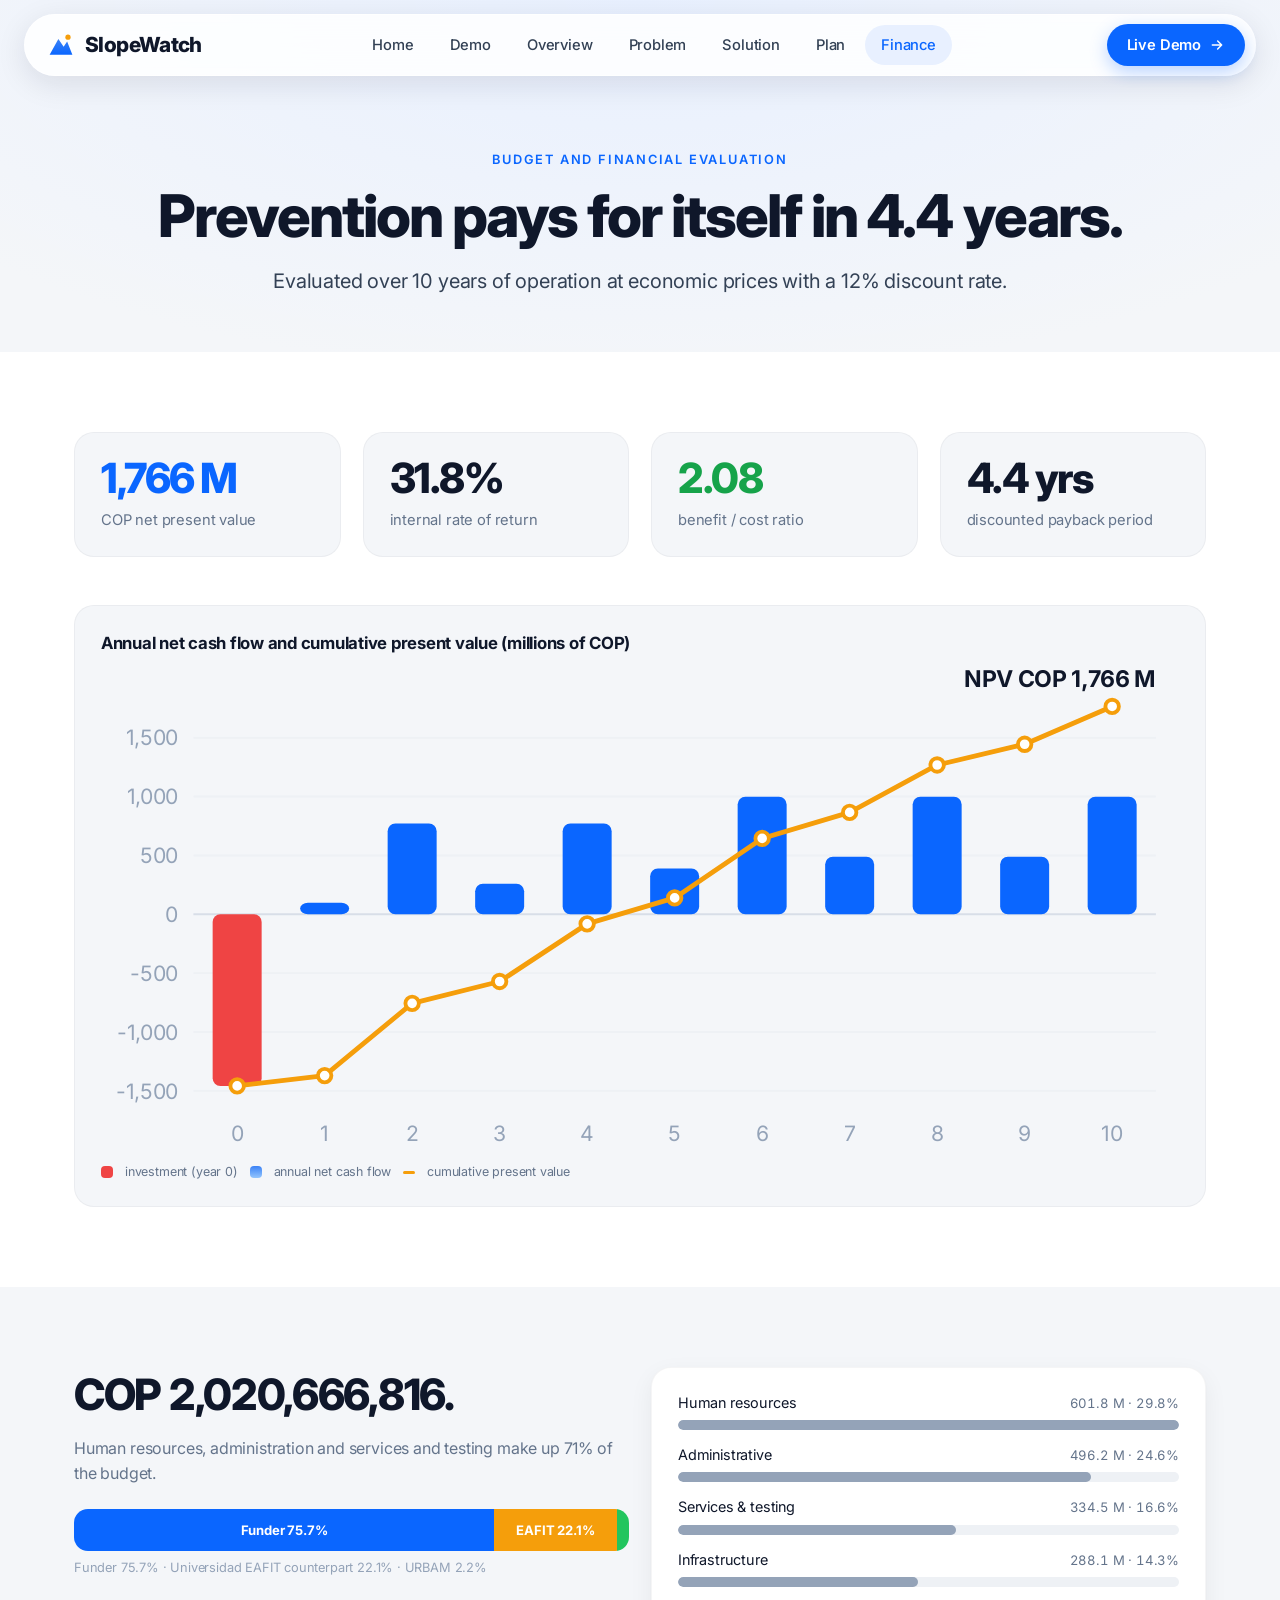
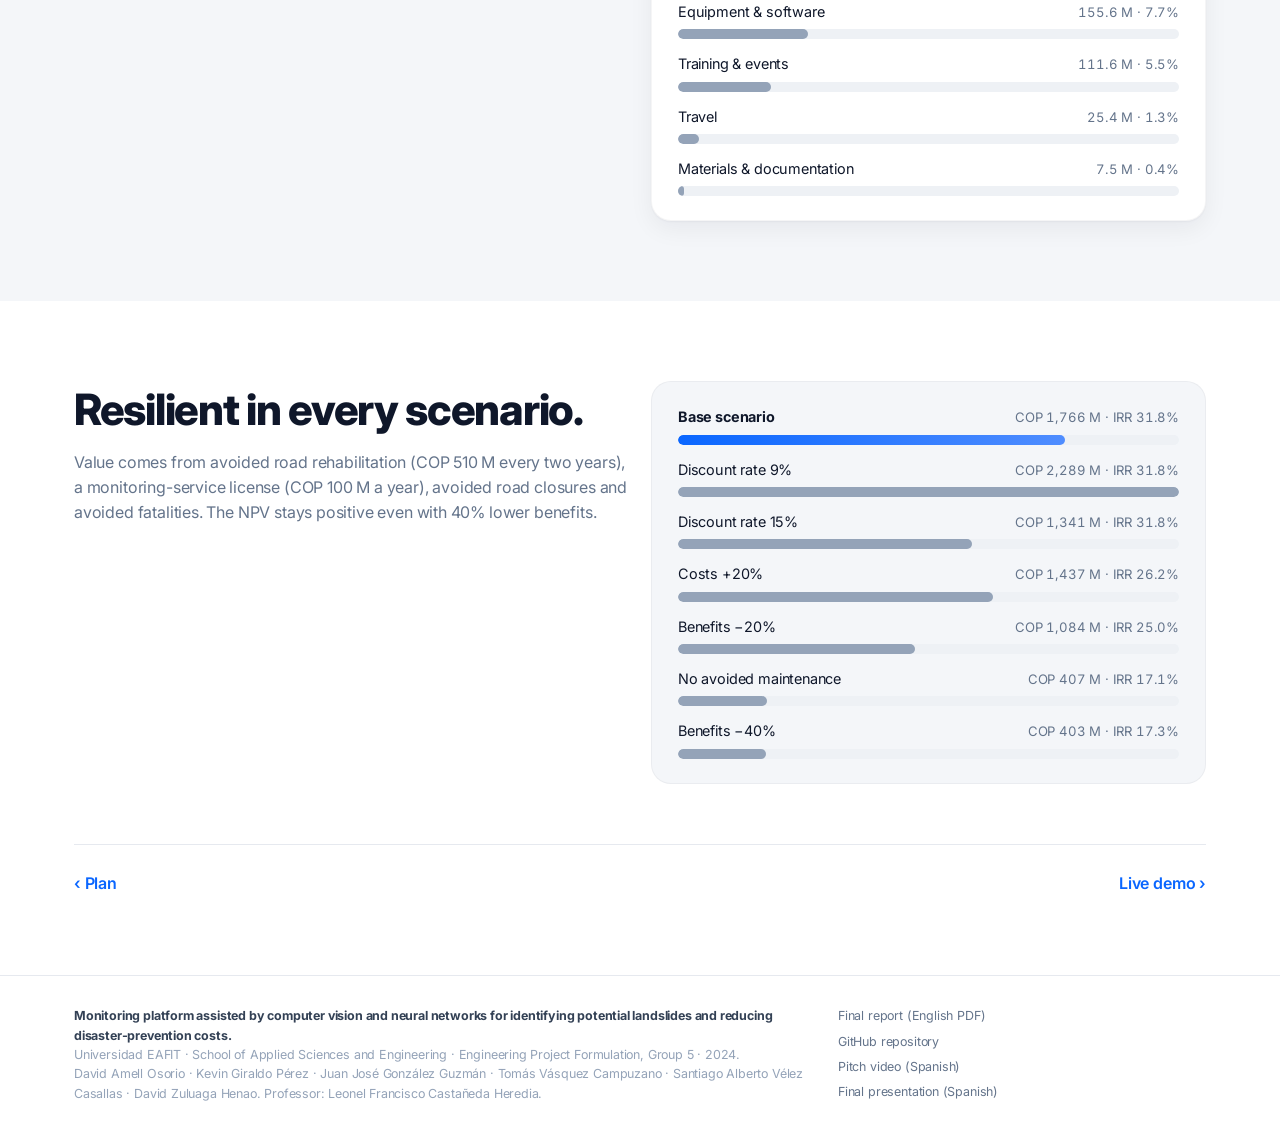
<file: website/finance.html>
<!doctype html>
<html lang="en">
<head>
<meta charset="utf-8">
<meta name="viewport" content="width=device-width, initial-scale=1">
<title>Finance · SlopeWatch</title>
<meta name="description" content="Budget, funding and 10-year financial evaluation of the landslide monitoring platform.">
<meta name="theme-color" content="#f4f6f9">
<link rel="icon" href="data:image/svg+xml,%3Csvg xmlns='http://www.w3.org/2000/svg' viewBox='0 0 32 32'%3E%3Cpath d='M3 27 13 9l6 9 4-6 6 15z' fill='%230a66ff'/%3E%3Ccircle cx='24' cy='7' r='3' fill='%23f59e0b'/%3E%3C/svg%3E">
<link rel="preconnect" href="https://fonts.googleapis.com"><link rel="preconnect" href="https://fonts.gstatic.com" crossorigin>
<link href="https://fonts.googleapis.com/css2?family=Inter:wght@400;500;600;700;800&display=swap" rel="stylesheet">
<link rel="stylesheet" href="styles.css">
</head>
<body>
<div class="nav-shell"><header class="nav">
  <a class="brand" href="index.html"><svg viewBox="0 0 32 32" aria-hidden="true"><defs><linearGradient id="lg" x1="0" y1="0" x2="0" y2="1"><stop offset="0" stop-color="#3b82f6"/><stop offset="1" stop-color="#0a66ff"/></linearGradient></defs><path d="M3 27 13 9l6 9 4-6 6 15z" fill="url(#lg)"/><circle cx="24" cy="7" r="3" fill="#f59e0b"/></svg>SlopeWatch</a>
  <nav><a href="index.html" data-page="index">Home</a><a href="demo.html" data-page="demo">Demo</a><a href="overview.html" data-page="overview">Overview</a><a href="problem.html" data-page="problem">Problem</a><a href="solution.html" data-page="solution">Solution</a><a href="plan.html" data-page="plan">Plan</a><a href="finance.html" data-page="finance">Finance</a></nav>
  <a class="btn sm" href="demo.html">Live Demo <svg viewBox="0 0 24 24" fill="none" stroke="currentColor" stroke-width="2.2" stroke-linecap="round" stroke-linejoin="round"><path d="M5 12h14M13 6l6 6-6 6"/></svg></a>
</header></div>
<main>

<section class="page-hero">
  <div class="wrap">
    <p class="eyebrow">Budget and financial evaluation</p>
    <h1>Prevention pays for itself in 4.4 years.</h1>
    <p class="lead">Evaluated over 10 years of operation at economic prices with a 12% discount rate.</p>
  </div>
</section>
<section class="alt">
  <div class="wrap">
    <div class="grid4 stats">
      <div class="card stat"><span class="big blue">1,766 M</span><p>COP net present value</p></div>
      <div class="card stat"><span class="big">31.8%</span><p>internal rate of return</p></div>
      <div class="card stat"><span class="big green">2.08</span><p>benefit / cost ratio</p></div>
      <div class="card stat"><span class="big">4.4 yrs</span><p>discounted payback period</p></div>
    </div>
    <div class="card mt">
      <h4>Annual net cash flow and cumulative present value (millions of COP)</h4>
      <svg id="cf-chart" viewBox="0 0 560 260" role="img" aria-label="Net cash flow and cumulative present value"></svg>
      <div class="legend"><span class="sw" style="background:#ef4444"></span>investment (year 0) <span class="sw bar"></span>annual net cash flow <span class="sw line"></span>cumulative present value</div>
    </div>
  </div>
</section>
<section>
  <div class="wrap">
    <div class="grid2">
      <div>
        <h2>COP 2,020,666,816.</h2>
        <p class="muted">Human resources, administration and services and testing make up 71% of the budget.</p>
        <div class="split"><div style="flex:75.7" class="s1">Funder 75.7%</div><div style="flex:22.1" class="s2">EAFIT 22.1%</div><div style="flex:2.2" class="s3" title="URBAM 2.2%"></div></div>
        <p class="caption" style="margin-top:8px">Funder 75.7% · Universidad EAFIT counterpart 22.1% · URBAM 2.2%</p>
      </div>
      <div class="card"><div class="bars" id="budget-bars"></div></div>
    </div>
  </div>
</section>
<section class="alt">
  <div class="wrap">
    <div class="grid2">
      <div>
        <h2>Resilient in every scenario.</h2>
        <p class="muted">Value comes from avoided road rehabilitation (COP 510 M every two years), a monitoring-service license (COP 100 M a year), avoided road closures and avoided fatalities. The NPV stays positive even with 40% lower benefits.</p>
      </div>
      <div class="card"><div class="bars" id="sens-bars"></div></div>
    </div>
    <div class="next"><a href="plan.html">‹ Plan</a><a href="index.html">Live demo ›</a></div>
  </div>
</section>

</main>
<footer>
  <div class="wrap foot">
    <div>
      <strong>Monitoring platform assisted by computer vision and neural networks for identifying potential landslides and reducing disaster-prevention costs.</strong><br>
      Universidad EAFIT · School of Applied Sciences and Engineering · Engineering Project Formulation, Group 5 · 2024.<br>
      David Amell Osorio · Kevin Giraldo Pérez · Juan José González Guzmán · Tomás Vásquez Campuzano · Santiago Alberto Vélez Casallas · David Zuluaga Henao. Professor: Leonel Francisco Castañeda Heredia.
    </div>
    <div class="foot-links">
      <a href="https://github.com/Senki16/landslide-monitoring-project-proposal/blob/main/01_Final_Report/Final_Report_G5_English.pdf" target="_blank" rel="noopener">Final report (English PDF)</a>
      <a href="https://github.com/Senki16/landslide-monitoring-project-proposal" target="_blank" rel="noopener">GitHub repository</a>
      <a href="https://youtu.be/J5s8gfeZvxI" target="_blank" rel="noopener">Pitch video (Spanish)</a>
      <a href="https://youtu.be/gFdzo9rPchc" target="_blank" rel="noopener">Final presentation (Spanish)</a>
    </div>
  </div>
</footer>
<script src="app.js"></script>
</body>
</html>
</file>
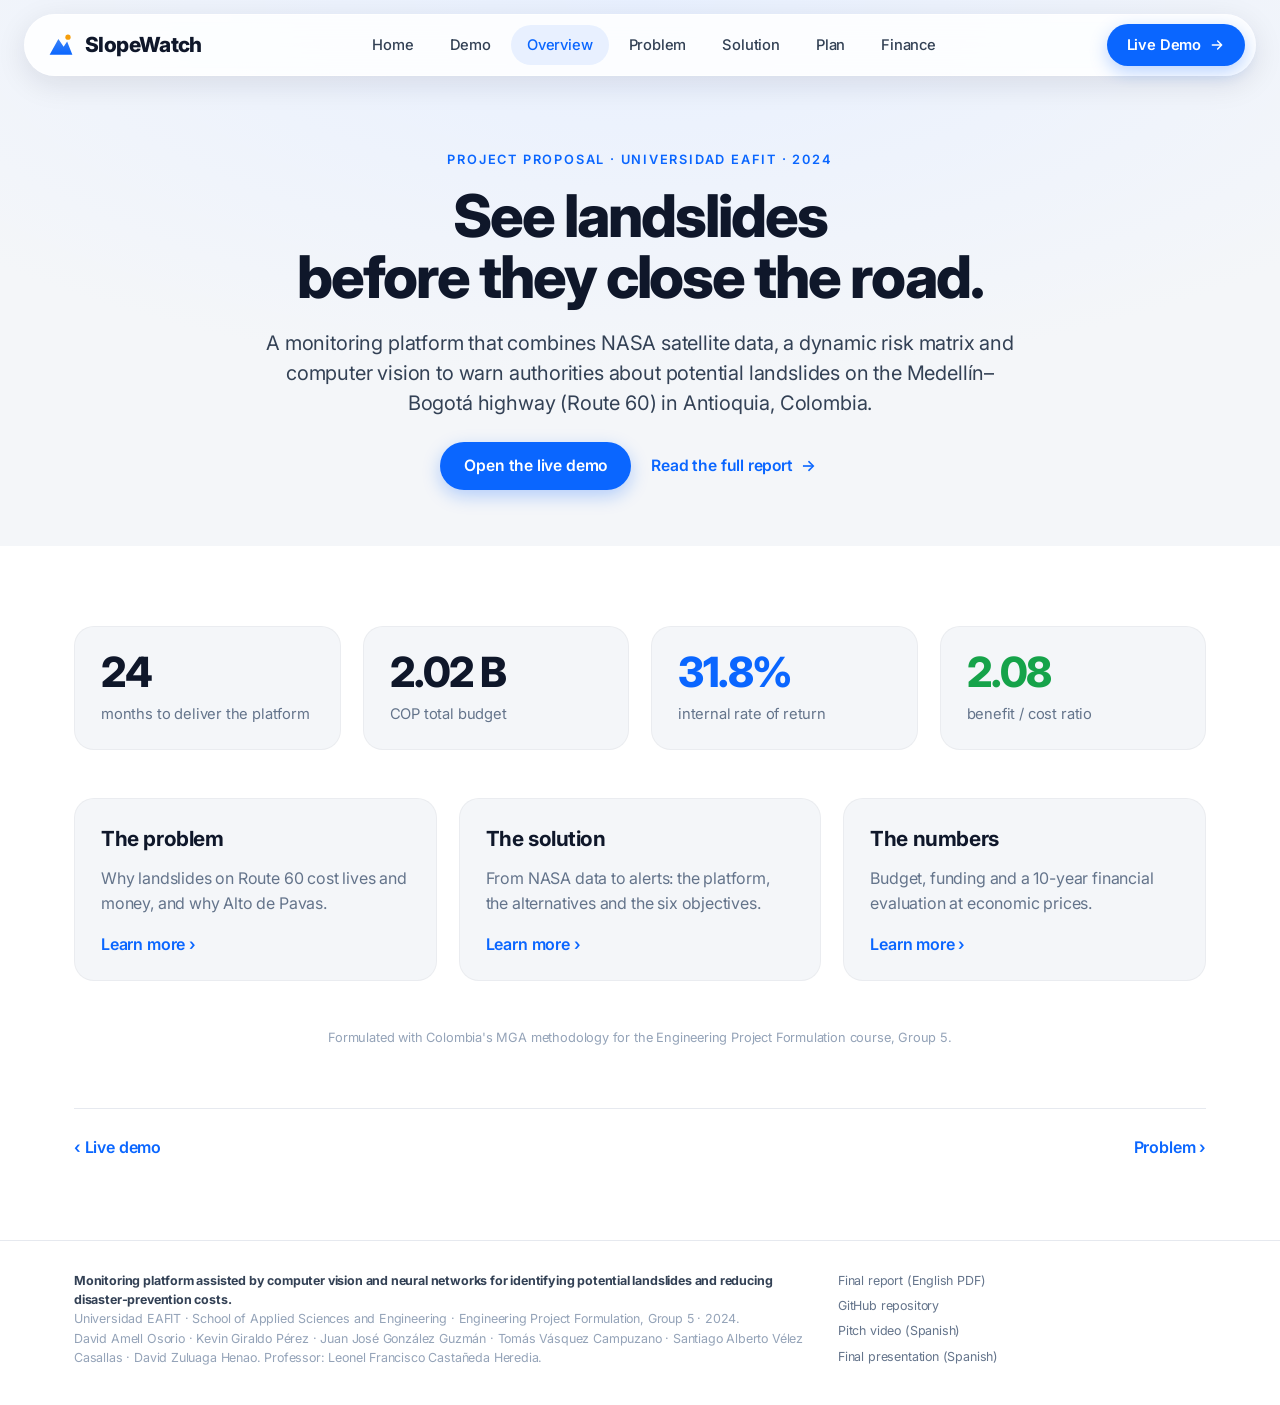
<file: website/overview.html>
<!doctype html>
<html lang="en">
<head>
<meta charset="utf-8">
<meta name="viewport" content="width=device-width, initial-scale=1">
<title>Overview · SlopeWatch</title>
<meta name="description" content="Project proposal overview: AI-assisted landslide monitoring platform for Route 60, Antioquia.">
<meta name="theme-color" content="#f4f6f9">
<link rel="icon" href="data:image/svg+xml,%3Csvg xmlns='http://www.w3.org/2000/svg' viewBox='0 0 32 32'%3E%3Cpath d='M3 27 13 9l6 9 4-6 6 15z' fill='%230a66ff'/%3E%3Ccircle cx='24' cy='7' r='3' fill='%23f59e0b'/%3E%3C/svg%3E">
<link rel="preconnect" href="https://fonts.googleapis.com"><link rel="preconnect" href="https://fonts.gstatic.com" crossorigin>
<link href="https://fonts.googleapis.com/css2?family=Inter:wght@400;500;600;700;800&display=swap" rel="stylesheet">
<link rel="stylesheet" href="styles.css">
</head>
<body>
<div class="nav-shell"><header class="nav">
  <a class="brand" href="index.html"><svg viewBox="0 0 32 32" aria-hidden="true"><defs><linearGradient id="lg" x1="0" y1="0" x2="0" y2="1"><stop offset="0" stop-color="#3b82f6"/><stop offset="1" stop-color="#0a66ff"/></linearGradient></defs><path d="M3 27 13 9l6 9 4-6 6 15z" fill="url(#lg)"/><circle cx="24" cy="7" r="3" fill="#f59e0b"/></svg>SlopeWatch</a>
  <nav><a href="index.html" data-page="index">Home</a><a href="demo.html" data-page="demo">Demo</a><a href="overview.html" data-page="overview">Overview</a><a href="problem.html" data-page="problem">Problem</a><a href="solution.html" data-page="solution">Solution</a><a href="plan.html" data-page="plan">Plan</a><a href="finance.html" data-page="finance">Finance</a></nav>
  <a class="btn sm" href="demo.html">Live Demo <svg viewBox="0 0 24 24" fill="none" stroke="currentColor" stroke-width="2.2" stroke-linecap="round" stroke-linejoin="round"><path d="M5 12h14M13 6l6 6-6 6"/></svg></a>
</header></div>
<main>

<section class="page-hero">
  <div class="wrap">
    <p class="eyebrow">Project proposal · Universidad EAFIT · 2024</p>
    <h1>See landslides<br>before they close the road.</h1>
    <p class="lead">A monitoring platform that combines NASA satellite data, a dynamic risk matrix and computer vision to warn authorities about potential landslides on the Medellín–Bogotá highway (Route 60) in Antioquia, Colombia.</p>
    <div class="cta" style="justify-content:center"><a class="btn" href="index.html">Open the live demo</a><a class="btn ghost" href="https://github.com/Senki16/landslide-monitoring-project-proposal/blob/main/01_Final_Report/Final_Report_G5_English.pdf" target="_blank" rel="noopener">Read the full report</a></div>
  </div>
</section>
<section class="alt">
  <div class="wrap">
    <div class="grid4 stats">
      <div class="card stat"><span class="big">24</span><p>months to deliver the platform</p></div>
      <div class="card stat"><span class="big">2.02 B</span><p>COP total budget</p></div>
      <div class="card stat"><span class="big blue">31.8%</span><p>internal rate of return</p></div>
      <div class="card stat"><span class="big green">2.08</span><p>benefit / cost ratio</p></div>
    </div>
    <div class="grid3 mt">
      <a class="card" href="problem.html"><h3>The problem</h3><p class="muted">Why landslides on Route 60 cost lives and money, and why Alto de Pavas.</p><span>Learn more ›</span></a>
      <a class="card" href="solution.html"><h3>The solution</h3><p class="muted">From NASA data to alerts: the platform, the alternatives and the six objectives.</p><span>Learn more ›</span></a>
      <a class="card" href="finance.html"><h3>The numbers</h3><p class="muted">Budget, funding and a 10-year financial evaluation at economic prices.</p><span>Learn more ›</span></a>
    </div>
    <p class="caption center mt">Formulated with Colombia's MGA methodology for the Engineering Project Formulation course, Group 5.</p>
    <div class="next"><a href="index.html">‹ Live demo</a><a href="problem.html">Problem ›</a></div>
  </div>
</section>

</main>
<footer>
  <div class="wrap foot">
    <div>
      <strong>Monitoring platform assisted by computer vision and neural networks for identifying potential landslides and reducing disaster-prevention costs.</strong><br>
      Universidad EAFIT · School of Applied Sciences and Engineering · Engineering Project Formulation, Group 5 · 2024.<br>
      David Amell Osorio · Kevin Giraldo Pérez · Juan José González Guzmán · Tomás Vásquez Campuzano · Santiago Alberto Vélez Casallas · David Zuluaga Henao. Professor: Leonel Francisco Castañeda Heredia.
    </div>
    <div class="foot-links">
      <a href="https://github.com/Senki16/landslide-monitoring-project-proposal/blob/main/01_Final_Report/Final_Report_G5_English.pdf" target="_blank" rel="noopener">Final report (English PDF)</a>
      <a href="https://github.com/Senki16/landslide-monitoring-project-proposal" target="_blank" rel="noopener">GitHub repository</a>
      <a href="https://youtu.be/J5s8gfeZvxI" target="_blank" rel="noopener">Pitch video (Spanish)</a>
      <a href="https://youtu.be/gFdzo9rPchc" target="_blank" rel="noopener">Final presentation (Spanish)</a>
    </div>
  </div>
</footer>
<script src="app.js"></script>
</body>
</html>
</file>
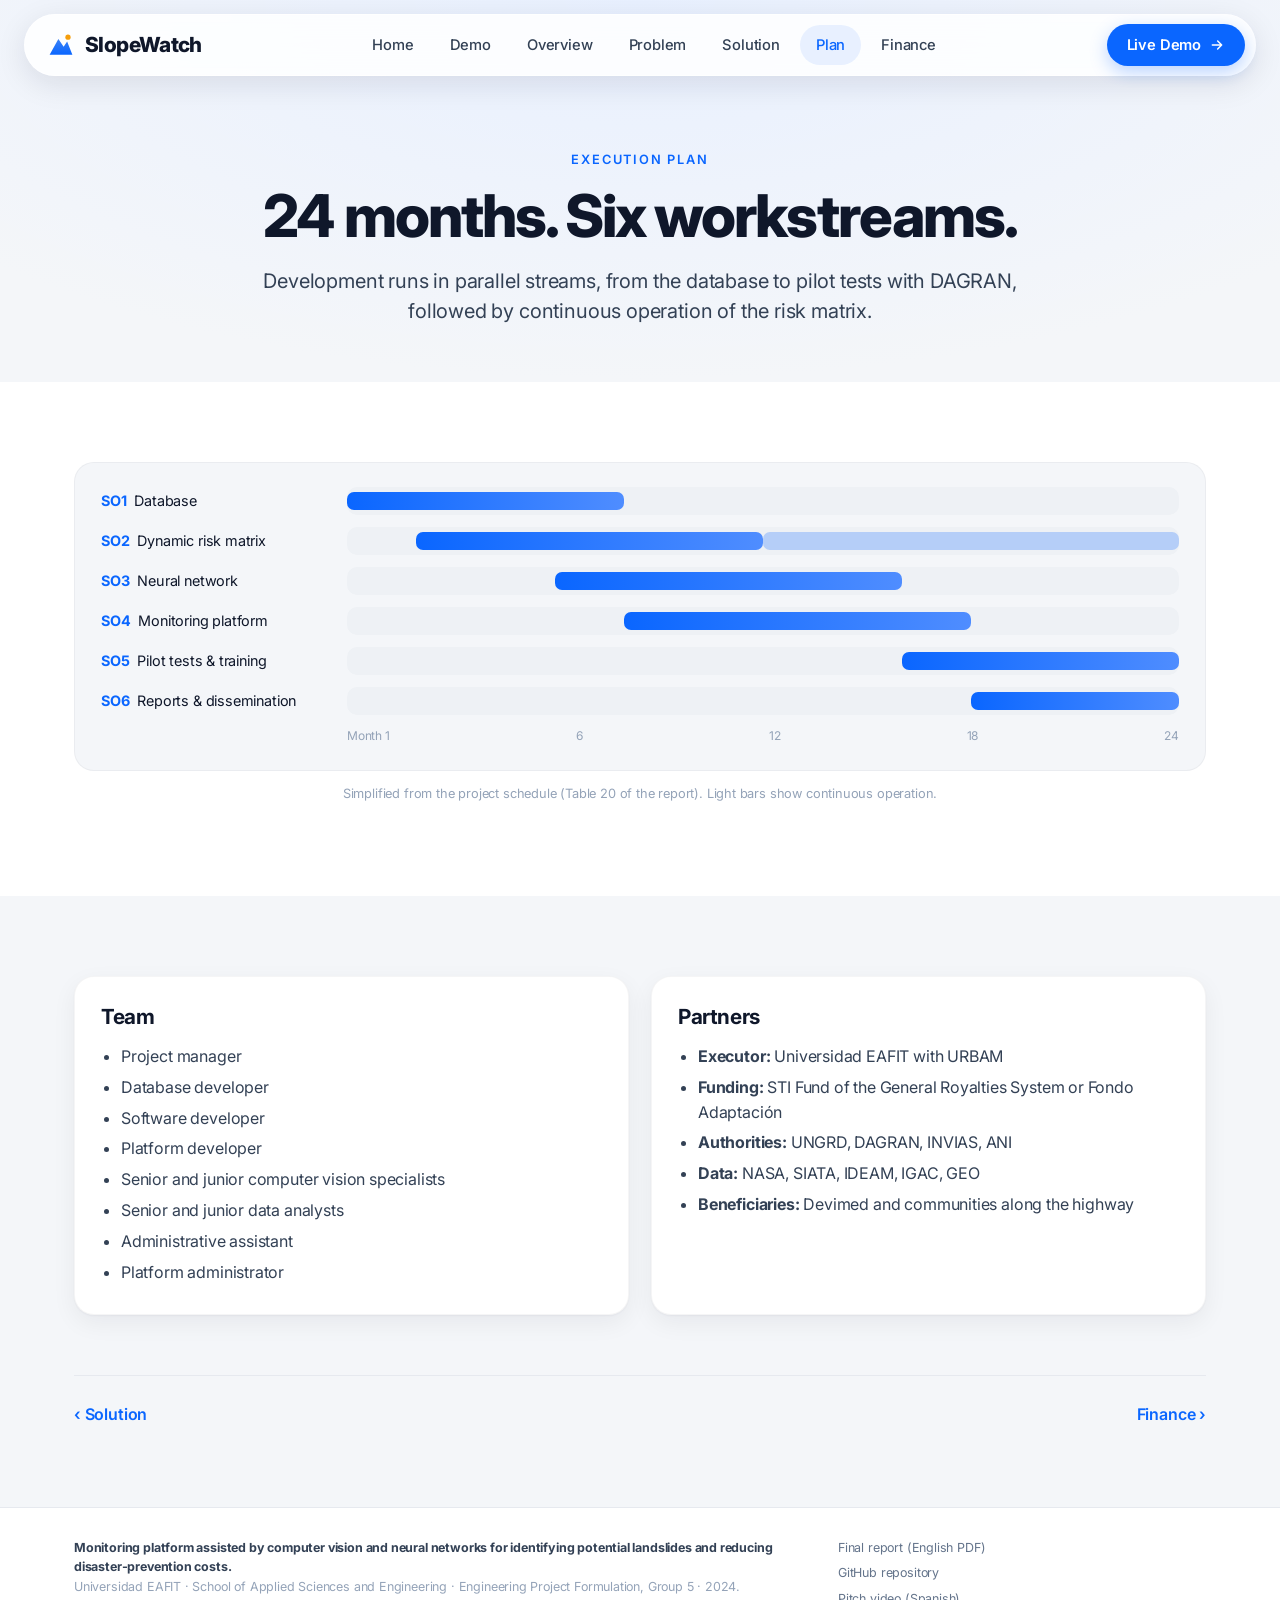
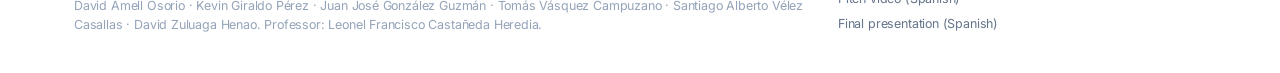
<file: website/plan.html>
<!doctype html>
<html lang="en">
<head>
<meta charset="utf-8">
<meta name="viewport" content="width=device-width, initial-scale=1">
<title>Plan · SlopeWatch</title>
<meta name="description" content="24-month execution plan, team and partners.">
<meta name="theme-color" content="#f4f6f9">
<link rel="icon" href="data:image/svg+xml,%3Csvg xmlns='http://www.w3.org/2000/svg' viewBox='0 0 32 32'%3E%3Cpath d='M3 27 13 9l6 9 4-6 6 15z' fill='%230a66ff'/%3E%3Ccircle cx='24' cy='7' r='3' fill='%23f59e0b'/%3E%3C/svg%3E">
<link rel="preconnect" href="https://fonts.googleapis.com"><link rel="preconnect" href="https://fonts.gstatic.com" crossorigin>
<link href="https://fonts.googleapis.com/css2?family=Inter:wght@400;500;600;700;800&display=swap" rel="stylesheet">
<link rel="stylesheet" href="styles.css">
</head>
<body>
<div class="nav-shell"><header class="nav">
  <a class="brand" href="index.html"><svg viewBox="0 0 32 32" aria-hidden="true"><defs><linearGradient id="lg" x1="0" y1="0" x2="0" y2="1"><stop offset="0" stop-color="#3b82f6"/><stop offset="1" stop-color="#0a66ff"/></linearGradient></defs><path d="M3 27 13 9l6 9 4-6 6 15z" fill="url(#lg)"/><circle cx="24" cy="7" r="3" fill="#f59e0b"/></svg>SlopeWatch</a>
  <nav><a href="index.html" data-page="index">Home</a><a href="demo.html" data-page="demo">Demo</a><a href="overview.html" data-page="overview">Overview</a><a href="problem.html" data-page="problem">Problem</a><a href="solution.html" data-page="solution">Solution</a><a href="plan.html" data-page="plan">Plan</a><a href="finance.html" data-page="finance">Finance</a></nav>
  <a class="btn sm" href="demo.html">Live Demo <svg viewBox="0 0 24 24" fill="none" stroke="currentColor" stroke-width="2.2" stroke-linecap="round" stroke-linejoin="round"><path d="M5 12h14M13 6l6 6-6 6"/></svg></a>
</header></div>
<main>

<section class="page-hero">
  <div class="wrap">
    <p class="eyebrow">Execution plan</p>
    <h1>24 months. Six workstreams.</h1>
    <p class="lead">Development runs in parallel streams, from the database to pilot tests with DAGRAN, followed by continuous operation of the risk matrix.</p>
  </div>
</section>
<section class="alt">
  <div class="wrap">
    <div class="card"><div class="gantt" id="gantt"></div></div>
    <p class="caption center" style="margin-top:14px">Simplified from the project schedule (Table 20 of the report). Light bars show continuous operation.</p>
  </div>
</section>
<section>
  <div class="wrap">
    <div class="grid2">
      <div class="card">
        <h3>Team</h3>
        <ul class="list">
          <li>Project manager</li><li>Database developer</li><li>Software developer</li><li>Platform developer</li>
          <li>Senior and junior computer vision specialists</li><li>Senior and junior data analysts</li><li>Administrative assistant</li><li>Platform administrator</li>
        </ul>
      </div>
      <div class="card">
        <h3>Partners</h3>
        <ul class="list">
          <li><b>Executor:</b> Universidad EAFIT with URBAM</li>
          <li><b>Funding:</b> STI Fund of the General Royalties System or Fondo Adaptación</li>
          <li><b>Authorities:</b> UNGRD, DAGRAN, INVIAS, ANI</li>
          <li><b>Data:</b> NASA, SIATA, IDEAM, IGAC, GEO</li>
          <li><b>Beneficiaries:</b> Devimed and communities along the highway</li>
        </ul>
      </div>
    </div>
    <div class="next"><a href="solution.html">‹ Solution</a><a href="finance.html">Finance ›</a></div>
  </div>
</section>

</main>
<footer>
  <div class="wrap foot">
    <div>
      <strong>Monitoring platform assisted by computer vision and neural networks for identifying potential landslides and reducing disaster-prevention costs.</strong><br>
      Universidad EAFIT · School of Applied Sciences and Engineering · Engineering Project Formulation, Group 5 · 2024.<br>
      David Amell Osorio · Kevin Giraldo Pérez · Juan José González Guzmán · Tomás Vásquez Campuzano · Santiago Alberto Vélez Casallas · David Zuluaga Henao. Professor: Leonel Francisco Castañeda Heredia.
    </div>
    <div class="foot-links">
      <a href="https://github.com/Senki16/landslide-monitoring-project-proposal/blob/main/01_Final_Report/Final_Report_G5_English.pdf" target="_blank" rel="noopener">Final report (English PDF)</a>
      <a href="https://github.com/Senki16/landslide-monitoring-project-proposal" target="_blank" rel="noopener">GitHub repository</a>
      <a href="https://youtu.be/J5s8gfeZvxI" target="_blank" rel="noopener">Pitch video (Spanish)</a>
      <a href="https://youtu.be/gFdzo9rPchc" target="_blank" rel="noopener">Final presentation (Spanish)</a>
    </div>
  </div>
</footer>
<script src="app.js"></script>
</body>
</html>
</file>
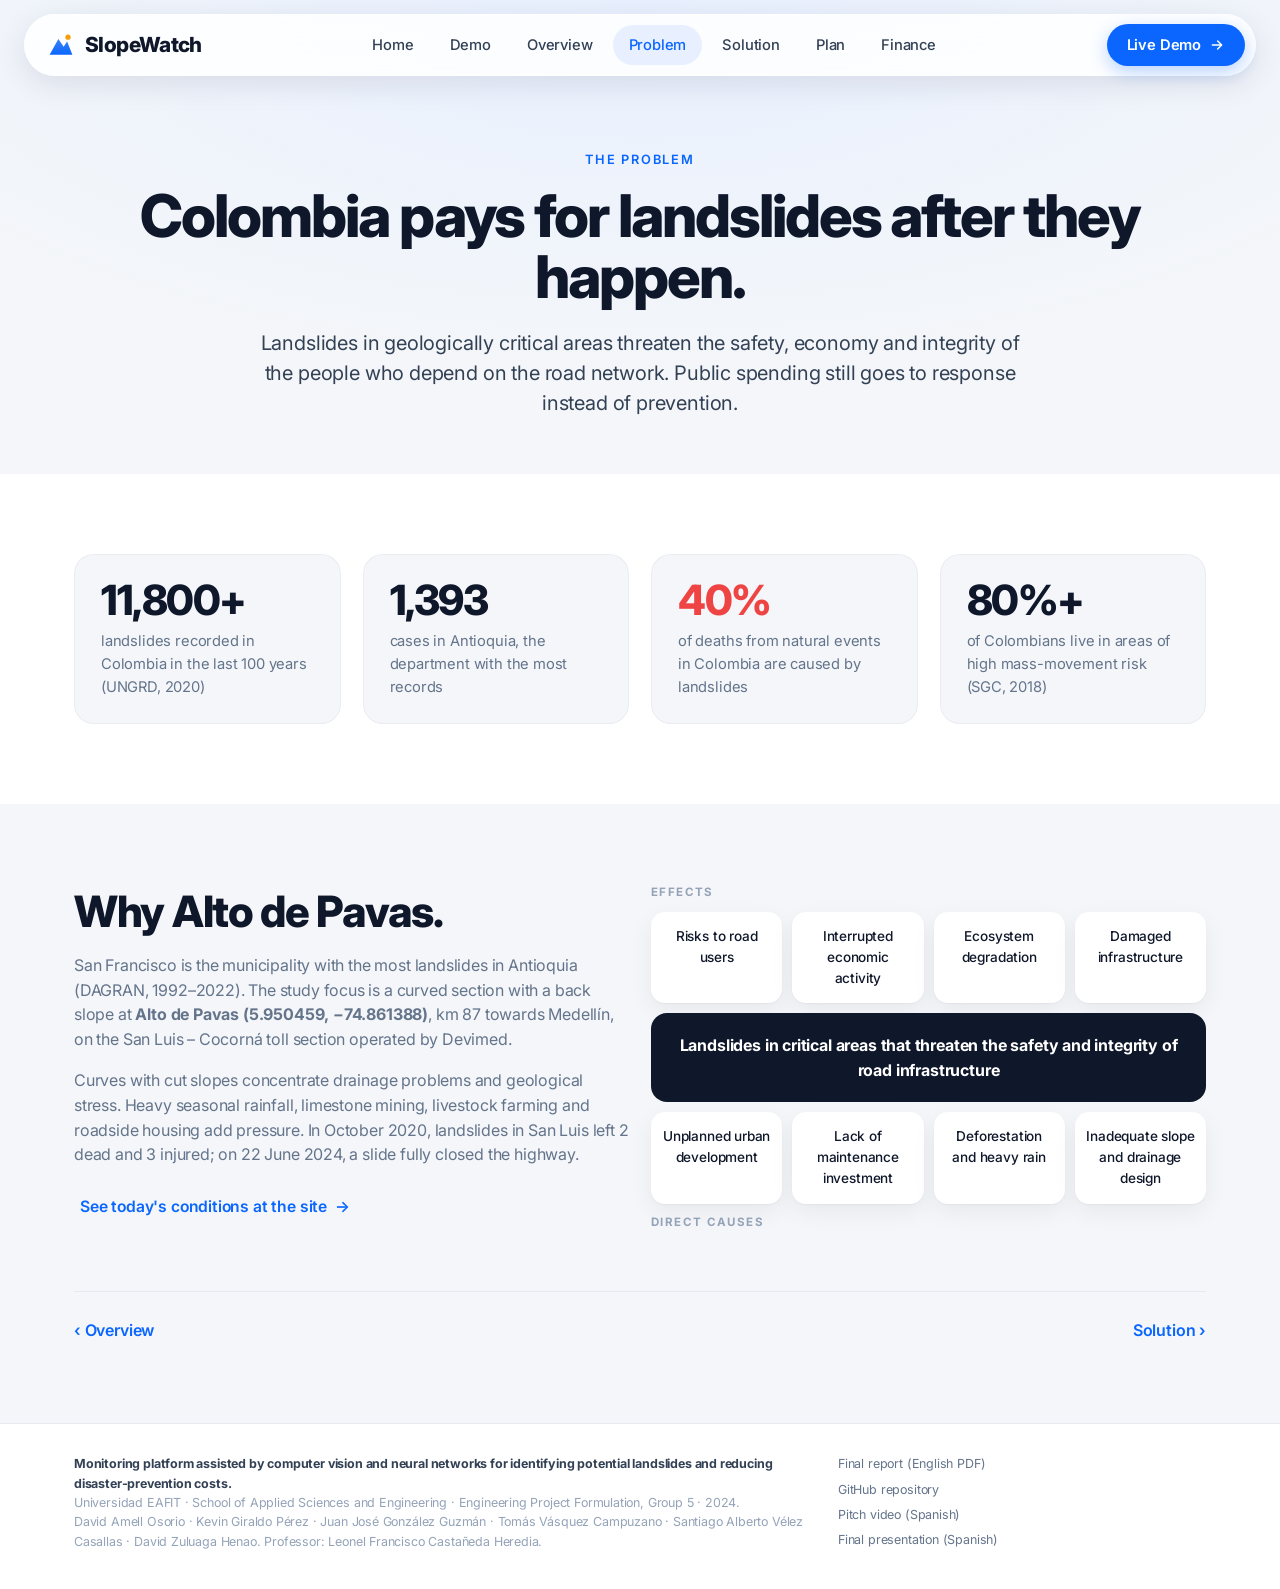
<file: website/problem.html>
<!doctype html>
<html lang="en">
<head>
<meta charset="utf-8">
<meta name="viewport" content="width=device-width, initial-scale=1">
<title>The problem · SlopeWatch</title>
<meta name="description" content="Landslides in Colombia and the Route 60 study site at Alto de Pavas.">
<meta name="theme-color" content="#f4f6f9">
<link rel="icon" href="data:image/svg+xml,%3Csvg xmlns='http://www.w3.org/2000/svg' viewBox='0 0 32 32'%3E%3Cpath d='M3 27 13 9l6 9 4-6 6 15z' fill='%230a66ff'/%3E%3Ccircle cx='24' cy='7' r='3' fill='%23f59e0b'/%3E%3C/svg%3E">
<link rel="preconnect" href="https://fonts.googleapis.com"><link rel="preconnect" href="https://fonts.gstatic.com" crossorigin>
<link href="https://fonts.googleapis.com/css2?family=Inter:wght@400;500;600;700;800&display=swap" rel="stylesheet">
<link rel="stylesheet" href="styles.css">
</head>
<body>
<div class="nav-shell"><header class="nav">
  <a class="brand" href="index.html"><svg viewBox="0 0 32 32" aria-hidden="true"><defs><linearGradient id="lg" x1="0" y1="0" x2="0" y2="1"><stop offset="0" stop-color="#3b82f6"/><stop offset="1" stop-color="#0a66ff"/></linearGradient></defs><path d="M3 27 13 9l6 9 4-6 6 15z" fill="url(#lg)"/><circle cx="24" cy="7" r="3" fill="#f59e0b"/></svg>SlopeWatch</a>
  <nav><a href="index.html" data-page="index">Home</a><a href="demo.html" data-page="demo">Demo</a><a href="overview.html" data-page="overview">Overview</a><a href="problem.html" data-page="problem">Problem</a><a href="solution.html" data-page="solution">Solution</a><a href="plan.html" data-page="plan">Plan</a><a href="finance.html" data-page="finance">Finance</a></nav>
  <a class="btn sm" href="demo.html">Live Demo <svg viewBox="0 0 24 24" fill="none" stroke="currentColor" stroke-width="2.2" stroke-linecap="round" stroke-linejoin="round"><path d="M5 12h14M13 6l6 6-6 6"/></svg></a>
</header></div>
<main>

<section class="page-hero">
  <div class="wrap">
    <p class="eyebrow">The problem</p>
    <h1>Colombia pays for landslides after they happen.</h1>
    <p class="lead">Landslides in geologically critical areas threaten the safety, economy and integrity of the people who depend on the road network. Public spending still goes to response instead of prevention.</p>
  </div>
</section>
<section class="alt">
  <div class="wrap">
    <div class="grid4 stats">
      <div class="card stat"><span class="big">11,800+</span><p>landslides recorded in Colombia in the last 100 years (UNGRD, 2020)</p></div>
      <div class="card stat"><span class="big">1,393</span><p>cases in Antioquia, the department with the most records</p></div>
      <div class="card stat"><span class="big red">40%</span><p>of deaths from natural events in Colombia are caused by landslides</p></div>
      <div class="card stat"><span class="big">80%+</span><p>of Colombians live in areas of high mass-movement risk (SGC, 2018)</p></div>
    </div>
  </div>
</section>
<section>
  <div class="wrap">
    <div class="grid2">
      <div>
        <h2>Why Alto de Pavas.</h2>
        <p class="muted">San Francisco is the municipality with the most landslides in Antioquia (DAGRAN, 1992–2022). The study focus is a curved section with a back slope at <b>Alto de Pavas (5.950459, −74.861388)</b>, km 87 towards Medellín, on the San Luis – Cocorná toll section operated by Devimed.</p>
        <p class="muted">Curves with cut slopes concentrate drainage problems and geological stress. Heavy seasonal rainfall, limestone mining, livestock farming and roadside housing add pressure. In October 2020, landslides in San Luis left 2 dead and 3 injured; on 22 June 2024, a slide fully closed the highway.</p>
        <a class="btn ghost" href="index.html">See today's conditions at the site</a>
      </div>
      <div class="tree">
        <span class="tree-label">Effects</span>
        <div class="tree-row"><span>Risks to road users</span><span>Interrupted economic activity</span><span>Ecosystem degradation</span><span>Damaged infrastructure</span></div>
        <div class="tree-core">Landslides in critical areas that threaten the safety and integrity of road infrastructure</div>
        <div class="tree-row"><span>Unplanned urban development</span><span>Lack of maintenance investment</span><span>Deforestation and heavy rain</span><span>Inadequate slope and drainage design</span></div>
        <span class="tree-label">Direct causes</span>
      </div>
    </div>
    <div class="next"><a href="overview.html">‹ Overview</a><a href="solution.html">Solution ›</a></div>
  </div>
</section>

</main>
<footer>
  <div class="wrap foot">
    <div>
      <strong>Monitoring platform assisted by computer vision and neural networks for identifying potential landslides and reducing disaster-prevention costs.</strong><br>
      Universidad EAFIT · School of Applied Sciences and Engineering · Engineering Project Formulation, Group 5 · 2024.<br>
      David Amell Osorio · Kevin Giraldo Pérez · Juan José González Guzmán · Tomás Vásquez Campuzano · Santiago Alberto Vélez Casallas · David Zuluaga Henao. Professor: Leonel Francisco Castañeda Heredia.
    </div>
    <div class="foot-links">
      <a href="https://github.com/Senki16/landslide-monitoring-project-proposal/blob/main/01_Final_Report/Final_Report_G5_English.pdf" target="_blank" rel="noopener">Final report (English PDF)</a>
      <a href="https://github.com/Senki16/landslide-monitoring-project-proposal" target="_blank" rel="noopener">GitHub repository</a>
      <a href="https://youtu.be/J5s8gfeZvxI" target="_blank" rel="noopener">Pitch video (Spanish)</a>
      <a href="https://youtu.be/gFdzo9rPchc" target="_blank" rel="noopener">Final presentation (Spanish)</a>
    </div>
  </div>
</footer>
<script src="app.js"></script>
</body>
</html>
</file>
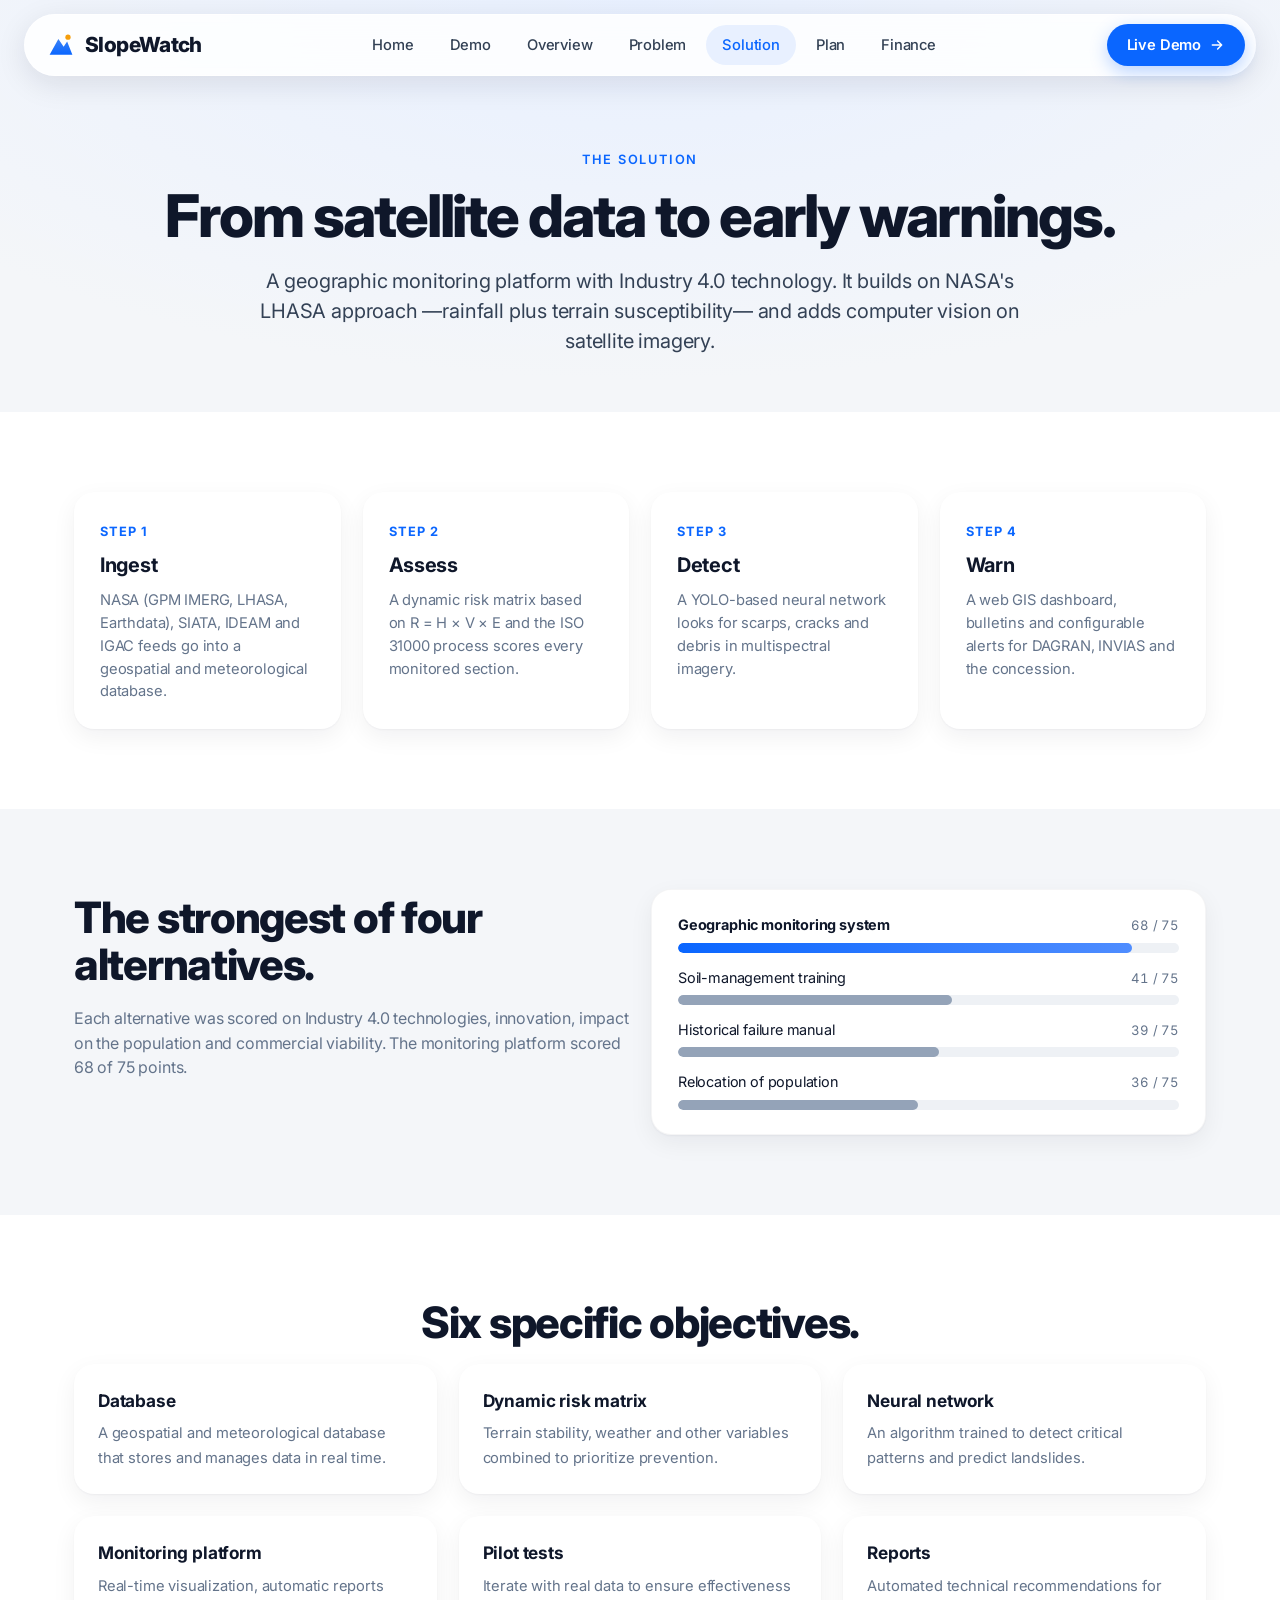
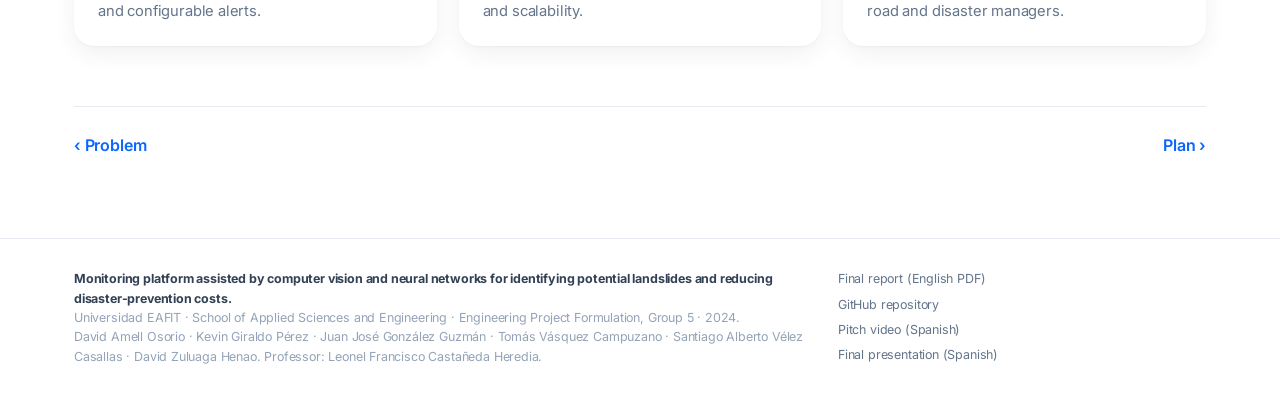
<file: website/solution.html>
<!doctype html>
<html lang="en">
<head>
<meta charset="utf-8">
<meta name="viewport" content="width=device-width, initial-scale=1">
<title>The solution · SlopeWatch</title>
<meta name="description" content="A geographic monitoring platform with Industry 4.0 technology for landslide early warning.">
<meta name="theme-color" content="#f4f6f9">
<link rel="icon" href="data:image/svg+xml,%3Csvg xmlns='http://www.w3.org/2000/svg' viewBox='0 0 32 32'%3E%3Cpath d='M3 27 13 9l6 9 4-6 6 15z' fill='%230a66ff'/%3E%3Ccircle cx='24' cy='7' r='3' fill='%23f59e0b'/%3E%3C/svg%3E">
<link rel="preconnect" href="https://fonts.googleapis.com"><link rel="preconnect" href="https://fonts.gstatic.com" crossorigin>
<link href="https://fonts.googleapis.com/css2?family=Inter:wght@400;500;600;700;800&display=swap" rel="stylesheet">
<link rel="stylesheet" href="styles.css">
</head>
<body>
<div class="nav-shell"><header class="nav">
  <a class="brand" href="index.html"><svg viewBox="0 0 32 32" aria-hidden="true"><defs><linearGradient id="lg" x1="0" y1="0" x2="0" y2="1"><stop offset="0" stop-color="#3b82f6"/><stop offset="1" stop-color="#0a66ff"/></linearGradient></defs><path d="M3 27 13 9l6 9 4-6 6 15z" fill="url(#lg)"/><circle cx="24" cy="7" r="3" fill="#f59e0b"/></svg>SlopeWatch</a>
  <nav><a href="index.html" data-page="index">Home</a><a href="demo.html" data-page="demo">Demo</a><a href="overview.html" data-page="overview">Overview</a><a href="problem.html" data-page="problem">Problem</a><a href="solution.html" data-page="solution">Solution</a><a href="plan.html" data-page="plan">Plan</a><a href="finance.html" data-page="finance">Finance</a></nav>
  <a class="btn sm" href="demo.html">Live Demo <svg viewBox="0 0 24 24" fill="none" stroke="currentColor" stroke-width="2.2" stroke-linecap="round" stroke-linejoin="round"><path d="M5 12h14M13 6l6 6-6 6"/></svg></a>
</header></div>
<main>

<section class="page-hero">
  <div class="wrap">
    <p class="eyebrow">The solution</p>
    <h1>From satellite data to early warnings.</h1>
    <p class="lead">A geographic monitoring platform with Industry 4.0 technology. It builds on NASA's LHASA approach —rainfall plus terrain susceptibility— and adds computer vision on satellite imagery.</p>
  </div>
</section>
<section class="alt">
  <div class="wrap">
    <div class="steps">
      <div class="step"><span class="n">Step 1</span><h4>Ingest</h4><p>NASA (GPM IMERG, LHASA, Earthdata), SIATA, IDEAM and IGAC feeds go into a geospatial and meteorological database.</p></div>
      <div class="step"><span class="n">Step 2</span><h4>Assess</h4><p>A dynamic risk matrix based on R = H × V × E and the ISO 31000 process scores every monitored section.</p></div>
      <div class="step"><span class="n">Step 3</span><h4>Detect</h4><p>A YOLO-based neural network looks for scarps, cracks and debris in multispectral imagery.</p></div>
      <div class="step"><span class="n">Step 4</span><h4>Warn</h4><p>A web GIS dashboard, bulletins and configurable alerts for DAGRAN, INVIAS and the concession.</p></div>
    </div>
  </div>
</section>
<section>
  <div class="wrap">
    <div class="grid2">
      <div>
        <h2>The strongest of four alternatives.</h2>
        <p class="muted">Each alternative was scored on Industry 4.0 technologies, innovation, impact on the population and commercial viability. The monitoring platform scored 68 of 75 points.</p>
      </div>
      <div class="card"><div class="bars" id="alt-bars"></div></div>
    </div>
  </div>
</section>
<section class="alt">
  <div class="wrap">
    <h2 class="center">Six specific objectives.</h2>
    <ol class="objectives mt">
      <li><b>Database</b><span>A geospatial and meteorological database that stores and manages data in real time.</span></li>
      <li><b>Dynamic risk matrix</b><span>Terrain stability, weather and other variables combined to prioritize prevention.</span></li>
      <li><b>Neural network</b><span>An algorithm trained to detect critical patterns and predict landslides.</span></li>
      <li><b>Monitoring platform</b><span>Real-time visualization, automatic reports and configurable alerts.</span></li>
      <li><b>Pilot tests</b><span>Iterate with real data to ensure effectiveness and scalability.</span></li>
      <li><b>Reports</b><span>Automated technical recommendations for road and disaster managers.</span></li>
    </ol>
    <div class="next"><a href="problem.html">‹ Problem</a><a href="plan.html">Plan ›</a></div>
  </div>
</section>

</main>
<footer>
  <div class="wrap foot">
    <div>
      <strong>Monitoring platform assisted by computer vision and neural networks for identifying potential landslides and reducing disaster-prevention costs.</strong><br>
      Universidad EAFIT · School of Applied Sciences and Engineering · Engineering Project Formulation, Group 5 · 2024.<br>
      David Amell Osorio · Kevin Giraldo Pérez · Juan José González Guzmán · Tomás Vásquez Campuzano · Santiago Alberto Vélez Casallas · David Zuluaga Henao. Professor: Leonel Francisco Castañeda Heredia.
    </div>
    <div class="foot-links">
      <a href="https://github.com/Senki16/landslide-monitoring-project-proposal/blob/main/01_Final_Report/Final_Report_G5_English.pdf" target="_blank" rel="noopener">Final report (English PDF)</a>
      <a href="https://github.com/Senki16/landslide-monitoring-project-proposal" target="_blank" rel="noopener">GitHub repository</a>
      <a href="https://youtu.be/J5s8gfeZvxI" target="_blank" rel="noopener">Pitch video (Spanish)</a>
      <a href="https://youtu.be/gFdzo9rPchc" target="_blank" rel="noopener">Final presentation (Spanish)</a>
    </div>
  </div>
</footer>
<script src="app.js"></script>
</body>
</html>
</file>
<file: website/styles.css>
/* SlopeWatch — premium light dashboard design */
:root{
  --bg:#f4f6f9; --card:#ffffff; --line:#e6e9ef; --line2:#eef1f5;
  --ink:#0f172a; --ink2:#334155; --muted:#64748b; --faint:#94a3b8;
  --blue:#0a66ff; --blue2:#0052d9; --blue-soft:#e8f0ff;
  --green:#22c55e; --yellow:#facc15; --orange:#f59e0b; --red:#ef4444;
  --radius:20px;
  --shadow:0 1px 2px rgba(15,23,42,.04),0 8px 24px rgba(15,23,42,.06);
  --font:"Inter",-apple-system,BlinkMacSystemFont,"SF Pro Text","Segoe UI",Roboto,Arial,sans-serif;
}
*{box-sizing:border-box}
html{scroll-behavior:smooth}
body{margin:0;background:var(--bg);color:var(--ink);font:16px/1.55 var(--font);letter-spacing:-.011em;-webkit-font-smoothing:antialiased}
a{color:var(--blue);text-decoration:none}
img{display:block;max-width:100%}
.wrap{max-width:1180px;margin:0 auto;padding:0 24px}
.wide{max-width:1440px}
section{padding:80px 0}
h1{font-size:clamp(2.3rem,4.6vw,3.9rem);line-height:1.04;font-weight:800;letter-spacing:-.035em;margin:.25em 0 .35em}
h2{font-size:clamp(1.8rem,3.4vw,2.7rem);line-height:1.1;font-weight:800;letter-spacing:-.03em;margin:.1em 0 .4em}
h3{font-size:1.3rem;font-weight:700;letter-spacing:-.02em;margin:0 0 .5em}
h4{font-size:1.05rem;font-weight:700;margin:0;letter-spacing:-.015em}
p{margin:0 0 1em}
.eyebrow{color:var(--muted);font-size:.8rem;font-weight:600;letter-spacing:.14em;text-transform:uppercase;margin:0}
.lead{font-size:clamp(1.05rem,1.6vw,1.25rem);line-height:1.5;color:var(--ink2);max-width:760px}
.center{text-align:center}.center .lead{margin-left:auto;margin-right:auto}
.caption,.fine{color:var(--faint);font-size:.8rem;line-height:1.45}
.muted{color:var(--muted)}
.mt{margin-top:48px}
.alt{background:#fff}

/* ---------- floating nav ---------- */
.nav-shell{position:sticky;top:14px;z-index:1000;padding:0 24px;height:0}
.nav{max-width:1440px;margin:0 auto;height:62px;display:flex;align-items:center;justify-content:space-between;gap:16px;padding:0 10px 0 22px;border-radius:999px;background:rgba(255,255,255,.86);backdrop-filter:saturate(180%) blur(18px);-webkit-backdrop-filter:saturate(180%) blur(18px);box-shadow:0 8px 30px rgba(15,23,42,.10);border:1px solid rgba(255,255,255,.7)}
.brand{display:flex;align-items:center;gap:10px;color:var(--ink);font-weight:800;font-size:1.3rem;letter-spacing:-.03em}
.brand svg{width:28px;height:28px}
.nav nav{display:flex;gap:4px;align-items:center}
.nav nav a{color:var(--ink2);font-size:.92rem;font-weight:500;padding:9px 16px;border-radius:999px;transition:background .15s}
.nav nav a:hover{background:#f1f5f9}
.nav nav a.active{background:var(--blue-soft);color:var(--blue)}
.btn{display:inline-flex;align-items:center;gap:8px;padding:12px 24px;border-radius:999px;font-weight:600;font-size:.98rem;background:var(--blue);color:#fff;box-shadow:0 6px 18px rgba(10,102,255,.28);transition:background .15s,transform .15s;border:0;cursor:pointer}
.btn:hover{background:var(--blue2);transform:translateY(-1px)}
.btn.light{background:rgba(255,255,255,.9);color:var(--ink);box-shadow:0 6px 18px rgba(15,23,42,.08)}
.btn.light:hover{background:#fff}
.btn.sm{padding:10px 20px;font-size:.92rem}
.btn svg{width:16px;height:16px}
.body-pad{height:90px}

/* ---------- hero with map ---------- */
.hero{position:relative;height:580px;padding:0;overflow:hidden;background:#dfe6ee}
#map{position:absolute;inset:0;z-index:1}
.hero-fade{position:absolute;inset:0;z-index:2;pointer-events:none;
  background:linear-gradient(90deg,#f4f6f9 0%,rgba(244,246,249,.97) 26%,rgba(244,246,249,.82) 38%,rgba(244,246,249,.35) 50%,rgba(244,246,249,0) 60%),
             linear-gradient(0deg,rgba(244,246,249,.9) 0%,rgba(244,246,249,0) 18%)}
.hero-mountains{position:absolute;left:0;bottom:0;width:58%;height:78%;z-index:2;pointer-events:none;opacity:.55}
.hero-copy{position:absolute;z-index:3;left:max(24px,calc((100vw - 1440px)/2 + 56px));top:140px;max-width:600px}
.hero-copy .eyebrow span{color:var(--faint);margin:0 8px}
.hero-copy .lead{max-width:540px}
.hero-copy h1{font-size:clamp(2.3rem,4.2vw,3.7rem)}
.hero-cta{display:flex;gap:14px;margin-top:28px;flex-wrap:wrap}
.glass{background:rgba(255,255,255,.8);backdrop-filter:saturate(180%) blur(18px);-webkit-backdrop-filter:saturate(180%) blur(18px);border:1px solid rgba(255,255,255,.75);box-shadow:0 12px 40px rgba(15,23,42,.14)}
.alert-panel{position:absolute;z-index:3;right:max(24px,calc((100vw - 1440px)/2 + 24px));top:112px;width:340px;border-radius:24px;padding:20px}
.alert-panel .title{display:flex;align-items:center;gap:6px;font-weight:600;font-size:.95rem}
.alert-pill{display:inline-flex;align-items:center;gap:10px;margin:14px 0 16px;padding:10px 20px 10px 14px;border-radius:999px;color:#fff;font-weight:700;font-size:1.35rem;letter-spacing:-.02em;background:var(--faint);box-shadow:0 8px 20px rgba(15,23,42,.15)}
.alert-pill svg{width:28px;height:28px}
.alert-pill[data-level="0"]{background:var(--green)}
.alert-pill[data-level="1"]{background:#eab308}
.alert-pill[data-level="2"]{background:var(--orange)}
.alert-pill[data-level="3"]{background:var(--red)}
.alert-tiles{display:grid;grid-template-columns:1fr 1fr;gap:10px}
.alert-tiles>div{background:rgba(255,255,255,.75);border-radius:16px;padding:12px 14px}
.alert-tiles .t{font-size:.78rem;color:var(--muted)}
.alert-tiles .v{display:flex;align-items:baseline;gap:6px;margin:4px 0 2px;font-size:1.45rem;font-weight:800;letter-spacing:-.03em}
.alert-tiles .v small{font-size:.8rem;font-weight:600;color:var(--ink2)}
.alert-tiles .d{font-size:.72rem;color:var(--muted)}
.alert-why{font-size:.78rem;color:var(--muted);margin:12px 2px 0}
.map-legend{position:absolute;z-index:3;right:max(84px,calc((100vw - 1440px)/2 + 84px));bottom:26px;border-radius:14px;padding:8px 14px;font-size:.78rem;display:flex;gap:14px;align-items:center}
.map-legend label{display:flex;gap:6px;align-items:center;cursor:pointer;font-weight:500}
.map-legend input{accent-color:var(--blue)}
.map-legend small{color:var(--muted)}
.leaflet-container{font-family:var(--font)}
.leaflet-bottomright{bottom:18px!important;right:max(0px,calc((100vw - 1440px)/2))!important}
.leaflet-bar{border:none!important;border-radius:14px!important;box-shadow:0 8px 24px rgba(15,23,42,.14)!important;overflow:hidden}
.leaflet-bar a{width:40px!important;height:40px!important;line-height:40px!important;color:var(--ink)!important}
.leaflet-control-attribution{font-size:10px;background:rgba(255,255,255,.7)!important}
.site-label{background:#fff;color:var(--ink);border:none;border-radius:8px;padding:3px 9px;font-size:12px;font-weight:700;box-shadow:0 2px 10px rgba(0,0,0,.2)}
.site-label::before{display:none}

/* ---------- dashboard ---------- */
.dash{padding:28px 0 72px}
.dash-grid{display:grid;grid-template-columns:1fr 1fr;gap:22px}
.dash-grid>*{min-width:0}
.card{background:var(--card);border-radius:var(--radius);padding:24px 26px;box-shadow:var(--shadow);border:1px solid rgba(15,23,42,.04)}
.card-head{display:flex;align-items:center;justify-content:space-between;gap:12px;margin-bottom:14px}
.card-head h4{display:flex;align-items:center;gap:10px;font-size:1.15rem}
.card-head h4 svg{width:22px;height:22px;flex:none}
.card-head .meta{font-size:.78rem;color:var(--faint)}
.card-head a{font-weight:600;font-size:.9rem}
.info{width:16px;height:16px;color:var(--faint)}
.kpis{display:grid;grid-template-columns:repeat(4,1fr);gap:14px}
.kpi{background:var(--card);border-radius:18px;padding:18px;box-shadow:var(--shadow);border:1px solid rgba(15,23,42,.04);display:flex;flex-direction:column;gap:8px}
.kpi .t{display:flex;align-items:center;gap:8px;font-size:.82rem;color:var(--ink2);font-weight:500;min-height:36px;line-height:1.25}
.kpi .t svg{width:20px;height:20px;flex:none}
.kpi .v{font-size:1.55rem;font-weight:800;letter-spacing:-.03em;font-variant-numeric:tabular-nums}
.kpi .v small{font-size:.85rem;font-weight:600;color:var(--muted);margin-left:2px}
.kpi .d{font-size:.82rem;font-weight:600;display:flex;align-items:center;gap:6px;color:var(--muted)}
.kpi .d.up{color:var(--red)}.kpi .d.down{color:#16a34a}
.dot{width:10px;height:10px;border-radius:50%;display:inline-block;background:var(--faint)}
.kpi-side{display:flex;flex-direction:column;gap:22px}
.note{background:linear-gradient(135deg,#0a66ff,#4f8dff);color:#fff;border-radius:var(--radius);padding:22px 26px;display:flex;justify-content:space-between;align-items:center;gap:18px;box-shadow:0 12px 30px rgba(10,102,255,.25)}
.note h4{font-size:1.1rem;margin-bottom:4px}
.note p{margin:0;opacity:.9;font-size:.9rem}
.note .btn{background:#fff;color:var(--blue);box-shadow:none;white-space:nowrap}

#rain-chart{width:100%;height:auto;display:block}
.legend{font-size:.78rem;color:var(--muted);display:flex;gap:12px;align-items:center;flex-wrap:wrap;margin-top:6px}
.sw{display:inline-block;width:12px;height:12px;border-radius:4px}
.sw.bar{background:linear-gradient(#3b82f6,#93c5fd)}.sw.line{height:3px;background:var(--orange)}
svg text{fill:var(--faint);font-family:var(--font);font-size:11px}
svg text.strong{fill:var(--ink);font-weight:700;font-size:12px}

.risk{display:grid;grid-template-columns:1fr 180px;gap:20px;align-items:start}
.matrix{display:grid;grid-template-columns:78px repeat(4,1fr);gap:3px;font-size:.78rem}
.matrix .rl{display:flex;align-items:center;justify-content:flex-end;padding-right:10px;color:var(--ink2)}
.matrix .cl{text-align:center;color:var(--ink2);padding-top:8px}
.matrix .c{height:46px;border-radius:4px;position:relative}
.matrix .c.on::after{content:"";position:absolute;left:50%;top:50%;width:14px;height:14px;margin:-7px 0 0 -7px;border-radius:50%;background:var(--ink);box-shadow:0 0 0 3px rgba(255,255,255,.9)}
.matrix .axis{grid-column:2/-1;text-align:center;color:var(--faint);font-size:.72rem;margin-top:2px}
.risk-side{display:flex;flex-direction:column;gap:12px}
.risk-box{background:#f5f7fb;border-radius:16px;padding:16px}
.risk-box .t{font-size:.8rem;color:var(--muted)}
.risk-box .v{font-size:1.35rem;font-weight:800;letter-spacing:-.02em;margin:2px 0 6px}
.risk-box .s{font-size:.8rem;color:var(--ink2);line-height:1.6}
.risk-side select{font:inherit;font-size:.82rem;color:var(--ink);background:#fff;border:1px solid var(--line);border-radius:12px;padding:8px 10px;width:100%}
.btn-outline{display:inline-flex;justify-content:center;align-items:center;gap:8px;padding:10px 16px;border:1px solid var(--line);border-radius:999px;font-weight:600;font-size:.9rem;background:#fff}

.events{list-style:none;margin:0;padding:0;display:flex;flex-direction:column}
.events li{display:grid;grid-template-columns:168px 1fr auto;gap:16px;padding:12px 0;border-top:1px solid var(--line2);align-items:start}
.events li:first-child{border-top:0;padding-top:0}
.events .thumb{width:168px;height:94px;border-radius:12px;object-fit:cover;background:#dbe3ee}
.badge{display:inline-block;font-size:.72rem;font-weight:600;padding:3px 10px;border-radius:999px;background:#e8f0ff;color:var(--blue)}
.badge.floods{background:#e0f2fe;color:#0369a1}.badge.severeStorms{background:#ede9fe;color:#6d28d9}.badge.landslides{background:#fef3c7;color:#b45309}
.events h5{margin:6px 0 2px;font-size:1rem;font-weight:700;letter-spacing:-.015em}
.events p{margin:0;font-size:.85rem;color:var(--muted)}
.events .date{font-size:.78rem;color:var(--faint);white-space:nowrap}
.disclaimer{font-size:.78rem;color:var(--faint);margin-top:26px;line-height:1.55;max-width:1100px}

/* ---------- inner pages ---------- */
.page-hero{padding:150px 0 56px;text-align:center;background:radial-gradient(900px 380px at 50% 0%,#e8f0ff,transparent)}
.page-hero .eyebrow{color:var(--blue)}
.page-hero .lead{margin:0 auto}
.grid2{display:grid;grid-template-columns:1fr 1fr;gap:22px}
.grid3{display:grid;grid-template-columns:repeat(3,1fr);gap:22px}
.grid4{display:grid;grid-template-columns:repeat(4,1fr);gap:22px}
.grid2>*,.grid3>*,.grid4>*{min-width:0}
.alt .card{background:var(--bg);box-shadow:none}
.big{font-size:clamp(1.8rem,3.4vw,2.6rem);font-weight:800;letter-spacing:-.035em;line-height:1.05;display:block}
.stat .big{margin-bottom:8px}
.stat p{color:var(--muted);font-size:.92rem;margin:0}
.blue{color:var(--blue)}.orange{color:var(--orange)}.green{color:#16a34a}.red{color:var(--red)}
a.card{color:inherit;transition:transform .15s,box-shadow .15s}
a.card:hover{transform:translateY(-2px);box-shadow:0 14px 34px rgba(15,23,42,.1)}
a.card span{color:var(--blue);font-weight:600}
.cta{display:flex;gap:14px;flex-wrap:wrap;align-items:center;margin-top:24px}
.btn.ghost{background:transparent;color:var(--blue);box-shadow:none;padding-left:6px}
.btn.ghost::after{content:" →"}

.tree{display:flex;flex-direction:column;gap:10px}
.tree-row{display:grid;grid-template-columns:repeat(4,1fr);gap:10px}
.tree-row span{font-size:.85rem;padding:14px 10px;border-radius:14px;text-align:center;background:#fff;box-shadow:var(--shadow);font-weight:500}
.tree-core{background:var(--ink);color:#fff;font-weight:700;text-align:center;padding:20px;border-radius:16px}
.tree-label{font-size:.72rem;color:var(--faint);text-transform:uppercase;letter-spacing:.12em;font-weight:700}

.steps{display:grid;grid-template-columns:repeat(4,1fr);gap:22px}
.step{background:var(--card);border-radius:var(--radius);padding:26px;box-shadow:var(--shadow)}
.step .n{font-size:.8rem;font-weight:700;color:var(--blue);letter-spacing:.08em;text-transform:uppercase}
.step h4{font-size:1.25rem;margin:.35em 0 .4em}
.step p{color:var(--muted);font-size:.92rem;margin:0}

.bars{display:flex;flex-direction:column;gap:14px}
.bar-row{display:grid;grid-template-columns:1fr auto;grid-template-areas:'l v' 't t';gap:6px 14px;align-items:center;font-size:.9rem}
.bar-row>span:first-child{grid-area:l}.bar-row .v{grid-area:v}.bar-row .bar-track{grid-area:t}
.bar-track{height:10px;background:var(--line2);border-radius:999px;overflow:hidden}
.bar-fill{height:100%;background:#94a3b8;border-radius:999px}
.bar-row.win .bar-fill{background:linear-gradient(90deg,#0a66ff,#4f8dff)}
.bar-row.win span:first-child{font-weight:700}
.bar-row .v{white-space:nowrap;color:var(--muted);font-size:.82rem;font-variant-numeric:tabular-nums}

.objectives{list-style:none;padding:0;margin:0;display:grid;grid-template-columns:repeat(3,1fr);gap:22px}
.objectives li{background:var(--card);border-radius:var(--radius);padding:24px;box-shadow:var(--shadow)}
.objectives b{display:block;font-size:1.08rem;margin-bottom:6px}
.objectives span{color:var(--muted);font-size:.92rem}

.gantt{display:flex;flex-direction:column;gap:12px}
.g-row{display:grid;grid-template-columns:230px 1fr;gap:16px;align-items:center;font-size:.9rem}
.g-row b{color:var(--blue);margin-right:4px}
.g-track{position:relative;height:28px;background:var(--line2);border-radius:10px}
.g-bar{position:absolute;top:5px;bottom:5px;border-radius:7px;background:linear-gradient(90deg,#0a66ff,#4f8dff)}
.g-bar.ops{background:rgba(10,102,255,.25)}
.g-axis{display:grid;grid-template-columns:230px 1fr;gap:16px;font-size:.75rem;color:var(--faint)}
.g-axis div:last-child{display:flex;justify-content:space-between}
.list{margin:0;padding-left:20px;color:var(--ink2)}
.list li{margin-bottom:6px}

.split{display:flex;height:42px;border-radius:14px;overflow:hidden;margin-top:24px;font-size:.82rem;font-weight:700}
.split div{display:flex;align-items:center;justify-content:center;white-space:nowrap;color:#fff}
.s1{background:var(--blue)}.s2{background:var(--orange)}.s3{background:var(--green)}
#cf-chart{width:100%;height:auto;display:block}

.next{display:flex;justify-content:space-between;align-items:center;gap:20px;border-top:1px solid var(--line);padding-top:26px;margin-top:60px;font-weight:600}

footer{background:#fff;color:var(--faint);font-size:.78rem;padding:30px 0 38px;border-top:1px solid var(--line)}
.foot{display:grid;grid-template-columns:2fr 1fr;gap:28px;line-height:1.55}
.foot strong{color:var(--ink2)}
.foot-links{display:flex;flex-direction:column;gap:6px}
.foot-links a{color:var(--muted)}

@media (max-width:1100px){
  .dash-grid{grid-template-columns:1fr}
  .alert-panel{width:300px}
  .hero-fade{background:linear-gradient(90deg,#f4f6f9 0%,rgba(244,246,249,.95) 40%,rgba(244,246,249,.2) 70%,rgba(244,246,249,0) 85%),linear-gradient(0deg,rgba(244,246,249,.9) 0%,rgba(244,246,249,0) 18%)}
}
@media (max-width:900px){
  .nav-shell{padding:0 12px;top:10px}
  .nav{height:auto;flex-wrap:wrap;border-radius:24px;padding:10px 12px;gap:6px}
  .nav nav{order:3;width:100%;overflow-x:auto;scrollbar-width:none}
  .nav nav::-webkit-scrollbar{display:none}
  .nav nav a{white-space:nowrap;padding:7px 12px;font-size:.85rem}
  .brand{font-size:1.1rem}
  .hero{height:auto;padding-top:130px;display:flex;flex-direction:column;background:var(--bg)}
  .hero-fade,.hero-mountains{display:none}
  .hero-copy{position:relative;left:auto;top:auto;padding:0 20px 20px}
  #map{position:relative;height:340px;margin:0 16px;border-radius:20px;overflow:hidden}
  .alert-panel{position:relative;right:auto;top:auto;width:auto;margin:-60px 28px 0}
  .map-legend{position:relative;right:auto;bottom:auto;margin:12px 16px 0;box-shadow:none;background:#fff;flex-wrap:wrap}
  .leaflet-bottomright{right:0!important}
  .kpis{grid-template-columns:1fr 1fr}
  .risk{grid-template-columns:1fr}
  .events li{grid-template-columns:110px 1fr}
  .events .thumb{width:110px;height:70px}
  .events .date{grid-column:2}
  .note{flex-direction:column;align-items:flex-start}
  .grid2,.grid3,.grid4,.steps,.objectives,.foot{grid-template-columns:1fr}
  .grid4.stats{grid-template-columns:1fr 1fr}
  .tree-row{grid-template-columns:1fr 1fr}
  .g-row,.g-axis{grid-template-columns:130px 1fr}
  .page-hero{padding-top:150px}
  section{padding:56px 0}
}
@media (max-width:900px){
  .hero-copy{order:1;padding-top:10px}
  #map{order:2}
  .alert-panel{order:3;margin:14px 16px 0}
  .map-legend{order:4}
  .card-head{flex-wrap:wrap}
  .card{padding:20px}
  .hero-copy h1{font-size:2.2rem}
}

/* ================= DEMO PAGE ================= */
.demo-page{background:var(--bg)}
.demo-page .nav-shell{position:relative;top:0;height:auto;padding:0;background:#fff;border-bottom:1px solid var(--line)}
.demo-page .nav{border-radius:0;box-shadow:none;background:transparent;border:0;height:64px;max-width:1440px}
.app{position:relative;height:calc(100vh - 64px - 118px);min-height:560px}
.app #map{position:absolute;inset:0}
.side{position:absolute;z-index:500;top:18px;left:18px;bottom:96px;width:350px;border-radius:22px;padding:18px;display:flex;flex-direction:column;gap:14px;overflow:auto;scrollbar-width:thin}
.side-head{display:flex;align-items:center;justify-content:space-between;gap:8px}
.side-head h4{font-size:1.15rem}
.status{display:inline-flex;align-items:center;gap:6px;font-size:.8rem;font-weight:600;color:#16a34a}
.search{position:relative}
.search svg{position:absolute;left:14px;top:50%;width:18px;height:18px;transform:translateY(-50%)}
.search input{width:100%;font:inherit;font-size:.9rem;padding:11px 14px 11px 40px;border-radius:999px;border:1px solid var(--line);background:#fff;outline:none}
.search input:focus{border-color:var(--blue);box-shadow:0 0 0 3px rgba(10,102,255,.15)}
.results{position:absolute;z-index:10;left:0;right:0;top:calc(100% + 6px);background:#fff;border-radius:16px;box-shadow:0 12px 30px rgba(15,23,42,.15);padding:6px;max-height:260px;overflow:auto}
.results button{display:block;width:100%;text-align:left;font:inherit;font-size:.86rem;padding:9px 12px;border:0;background:transparent;border-radius:10px;cursor:pointer;color:var(--ink)}
.results button:hover{background:#f1f5f9}
.panel-box{background:rgba(241,245,249,.8);border-radius:18px;padding:14px}
.pb-title{display:flex;align-items:center;gap:8px;font-weight:700;font-size:.98rem}
.loc{display:flex;flex-direction:column;margin-top:6px;font-size:.82rem}
.loc span{color:var(--muted);font-size:.75rem}
.panel-box .alert-pill{margin:12px 0 12px;font-size:1.25rem}
.alert-tiles .d.up{color:var(--red)}.alert-tiles .d.down{color:#16a34a}
.layers{display:flex;flex-direction:column;gap:4px}
.layers .pb-title{margin-bottom:4px}
.layer{display:flex;align-items:center;gap:10px;padding:8px 2px;font-size:.9rem;color:var(--ink2);cursor:pointer}
.layer .li{width:22px;height:22px;display:inline-flex}
.layer .li svg{width:22px;height:22px}
.layer input{position:absolute;opacity:0;pointer-events:none}
.sw-t{margin-left:auto;width:44px;height:26px;border-radius:999px;background:#e2e8f0;position:relative;transition:background .2s;flex:none}
.sw-t::after{content:"";position:absolute;top:3px;left:3px;width:20px;height:20px;border-radius:50%;background:#fff;box-shadow:0 1px 3px rgba(0,0,0,.25);transition:transform .2s}
.layer input:checked+.sw-t{background:var(--blue)}
.layer input:checked+.sw-t::after{transform:translateX(18px)}
.layer input:focus-visible+.sw-t{box-shadow:0 0 0 3px rgba(10,102,255,.3)}
.rain-legend{position:absolute;z-index:500;left:18px;bottom:18px;width:300px;border-radius:16px;padding:10px 14px;font-size:.78rem}
.ramp{height:12px;border-radius:4px;margin:6px 0 4px;background:linear-gradient(90deg,#9ed6f8,#4aa3f0 14%,#2ad0a8 30%,#8fe04a 45%,#f5e642 60%,#f7a23b 74%,#ec4a2c 87%,#b0102d)}
.ticks{display:flex;justify-content:space-between;color:var(--ink2);font-size:.72rem}
.timeline{position:absolute;z-index:500;left:50%;transform:translateX(-50%);bottom:18px;width:min(620px,calc(100% - 760px));min-width:420px;border-radius:20px;padding:12px 14px;display:flex;align-items:center;gap:14px;margin-left:80px}
.play{width:48px;height:48px;border-radius:50%;border:0;background:var(--blue);display:grid;place-items:center;cursor:pointer;flex:none;box-shadow:0 6px 16px rgba(10,102,255,.35)}
.play svg{width:22px;height:22px}.play .pa{display:none}.play.playing .pa{display:block}.play.playing .pl{display:none}
.tl-main{flex:1;display:flex;flex-direction:column;gap:6px;min-width:0}
#tl-date{font-weight:600;font-size:.92rem}
#tl-range{width:100%;accent-color:var(--blue)}
.live{border:0;background:#fff;border-radius:999px;padding:9px 16px;font:inherit;font-weight:600;font-size:.88rem;display:flex;align-items:center;gap:8px;cursor:pointer;box-shadow:0 2px 8px rgba(15,23,42,.08);color:var(--muted)}
.live .dot{background:var(--faint)}
.live.on{color:var(--ink)}.live.on .dot{background:var(--blue);box-shadow:0 0 0 4px rgba(10,102,255,.18)}
.map-btns{position:absolute;z-index:500;right:18px;top:18px;display:flex;flex-direction:column;gap:12px}
.btn-stack{display:flex;flex-direction:column;border-radius:16px;overflow:hidden;padding:0}
.btn-stack button,.btn-stack.single{width:48px;height:48px;border:0;background:transparent;font-size:1.5rem;line-height:1;cursor:pointer;display:grid;place-items:center;color:var(--ink)}
.btn-stack button+button{border-top:1px solid var(--line)}
.btn-stack svg{width:22px;height:22px}
#basemap.on{background:var(--blue-soft)}
.demo-page .leaflet-bottomright{bottom:18px!important;right:18px!important}
.demo-page .leaflet-control-scale-line{background:rgba(255,255,255,.85);border-color:var(--ink2);font-size:11px;padding:2px 6px}
.pin span{display:block;width:22px;height:22px;border-radius:50% 50% 50% 0;transform:rotate(-45deg);background:#ef4444;border:3px solid #fff;box-shadow:0 4px 10px rgba(0,0,0,.3)}
.kpibar{display:grid;grid-template-columns:repeat(5,1fr);gap:14px;padding:14px 18px;height:118px;background:var(--bg)}
.kb{display:flex;gap:14px;align-items:flex-start;background:#fff;border-radius:18px;padding:14px 18px;box-shadow:var(--shadow);min-width:0}
.kb>svg{width:28px;height:28px;flex:none;margin-top:2px}
.kb>div{display:flex;flex-direction:column;min-width:0}
.kb .t{font-size:.8rem;color:var(--muted)}
.kb .v{font-size:1.35rem;font-weight:800;letter-spacing:-.025em;white-space:nowrap;overflow:hidden;text-overflow:ellipsis}
.kb .d{font-size:.8rem;font-weight:600;color:var(--muted);display:flex;align-items:center;gap:6px;white-space:nowrap;overflow:hidden;text-overflow:ellipsis}
.kb .d.up{color:var(--red)}.kb .d.down{color:#16a34a}
@media (max-width:1100px){
  .timeline{left:auto;right:18px;transform:none;margin:0;width:auto;min-width:0;bottom:96px}
  .kpibar{grid-template-columns:repeat(3,1fr);height:auto}
  .app{height:calc(100vh - 64px)}
}
@media (max-width:900px){
  .demo-page .nav{height:auto}
  .app{height:auto;min-height:0;display:flex;flex-direction:column}
  .app #map{position:relative;height:58vh;min-height:360px}
  .side{position:relative;top:auto;left:auto;bottom:auto;width:auto;margin:12px;overflow:visible}
  .rain-legend{position:absolute;top:calc(58vh - 70px);bottom:auto;left:12px;width:240px}
  .timeline{position:relative;left:auto;right:auto;bottom:auto;margin:0 12px;order:3}
  .map-btns{top:12px;right:12px}
  .kpibar{grid-template-columns:1fr 1fr}
}
/* compact side panel */
.side{gap:10px;padding:16px}
.panel-box{padding:12px 14px}
.panel-box .alert-pill{margin:8px 0 10px;padding:7px 18px 7px 12px}
.panel-box .alert-pill svg{width:24px;height:24px}
.side .alert-tiles>div{padding:9px 12px}
.side .alert-tiles .v{font-size:1.25rem;margin:2px 0 0}
.side .alert-tiles .d{font-size:.7rem;line-height:1.3}
.layer{padding:6px 2px;font-size:.88rem}
.loc{margin-top:4px}
@media (max-width:900px){
  .app #map{order:0;margin:0;border-radius:0}
  .side{order:2}
  .timeline{order:1;margin:12px 12px 0}
  .rain-legend{top:calc(58vh - 84px);width:220px;padding:8px 12px}
  .kb{padding:12px}
}
</file>
